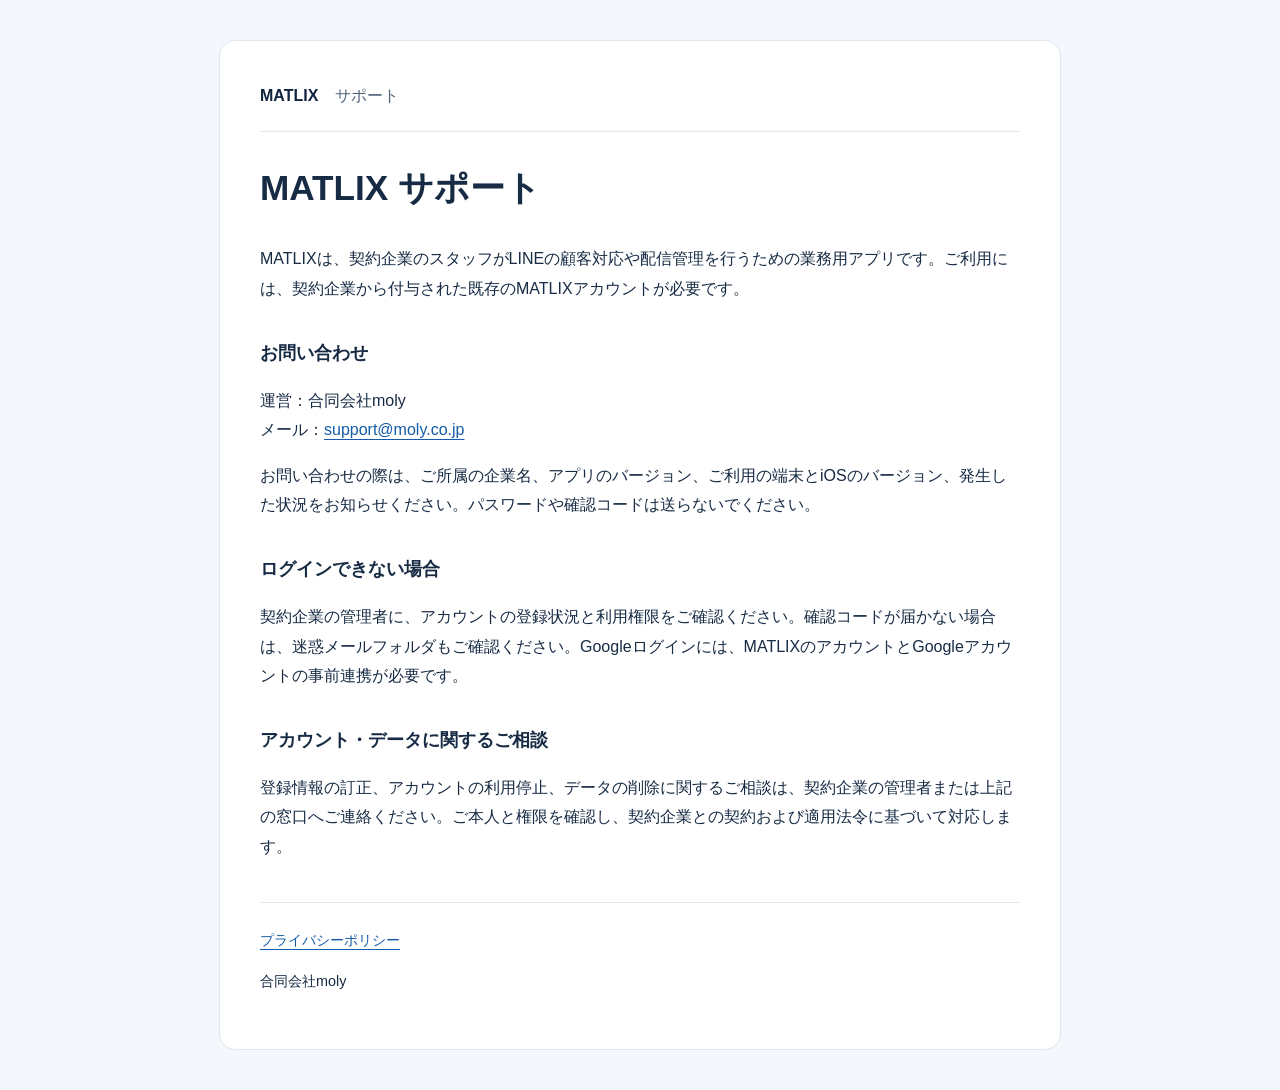
<file: index.html>
<!doctype html>
<html lang="ja">
<meta charset="utf-8">
<meta name="viewport" content="width=device-width,initial-scale=1">
<title>MATLIX サポート</title>
<link rel="stylesheet" href="style.css">
<main>
<nav>MATLIX <span>サポート</span></nav>
<h1>MATLIX サポート</h1>
<p>MATLIXは、契約企業のスタッフがLINEの顧客対応や配信管理を行うための業務用アプリです。ご利用には、契約企業から付与された既存のMATLIXアカウントが必要です。</p>
<h2>お問い合わせ</h2>
<p>運営：合同会社moly<br>メール：<a href="mailto:support@moly.co.jp">support@moly.co.jp</a></p>
<p>お問い合わせの際は、ご所属の企業名、アプリのバージョン、ご利用の端末とiOSのバージョン、発生した状況をお知らせください。パスワードや確認コードは送らないでください。</p>
<h2>ログインできない場合</h2>
<p>契約企業の管理者に、アカウントの登録状況と利用権限をご確認ください。確認コードが届かない場合は、迷惑メールフォルダもご確認ください。Googleログインには、MATLIXのアカウントとGoogleアカウントの事前連携が必要です。</p>
<h2>アカウント・データに関するご相談</h2>
<p>登録情報の訂正、アカウントの利用停止、データの削除に関するご相談は、契約企業の管理者または上記の窓口へご連絡ください。ご本人と権限を確認し、契約企業との契約および適用法令に基づいて対応します。</p>
<footer><a href="privacy.html">プライバシーポリシー</a><p>合同会社moly</p></footer>
</main>
</html>
</file>
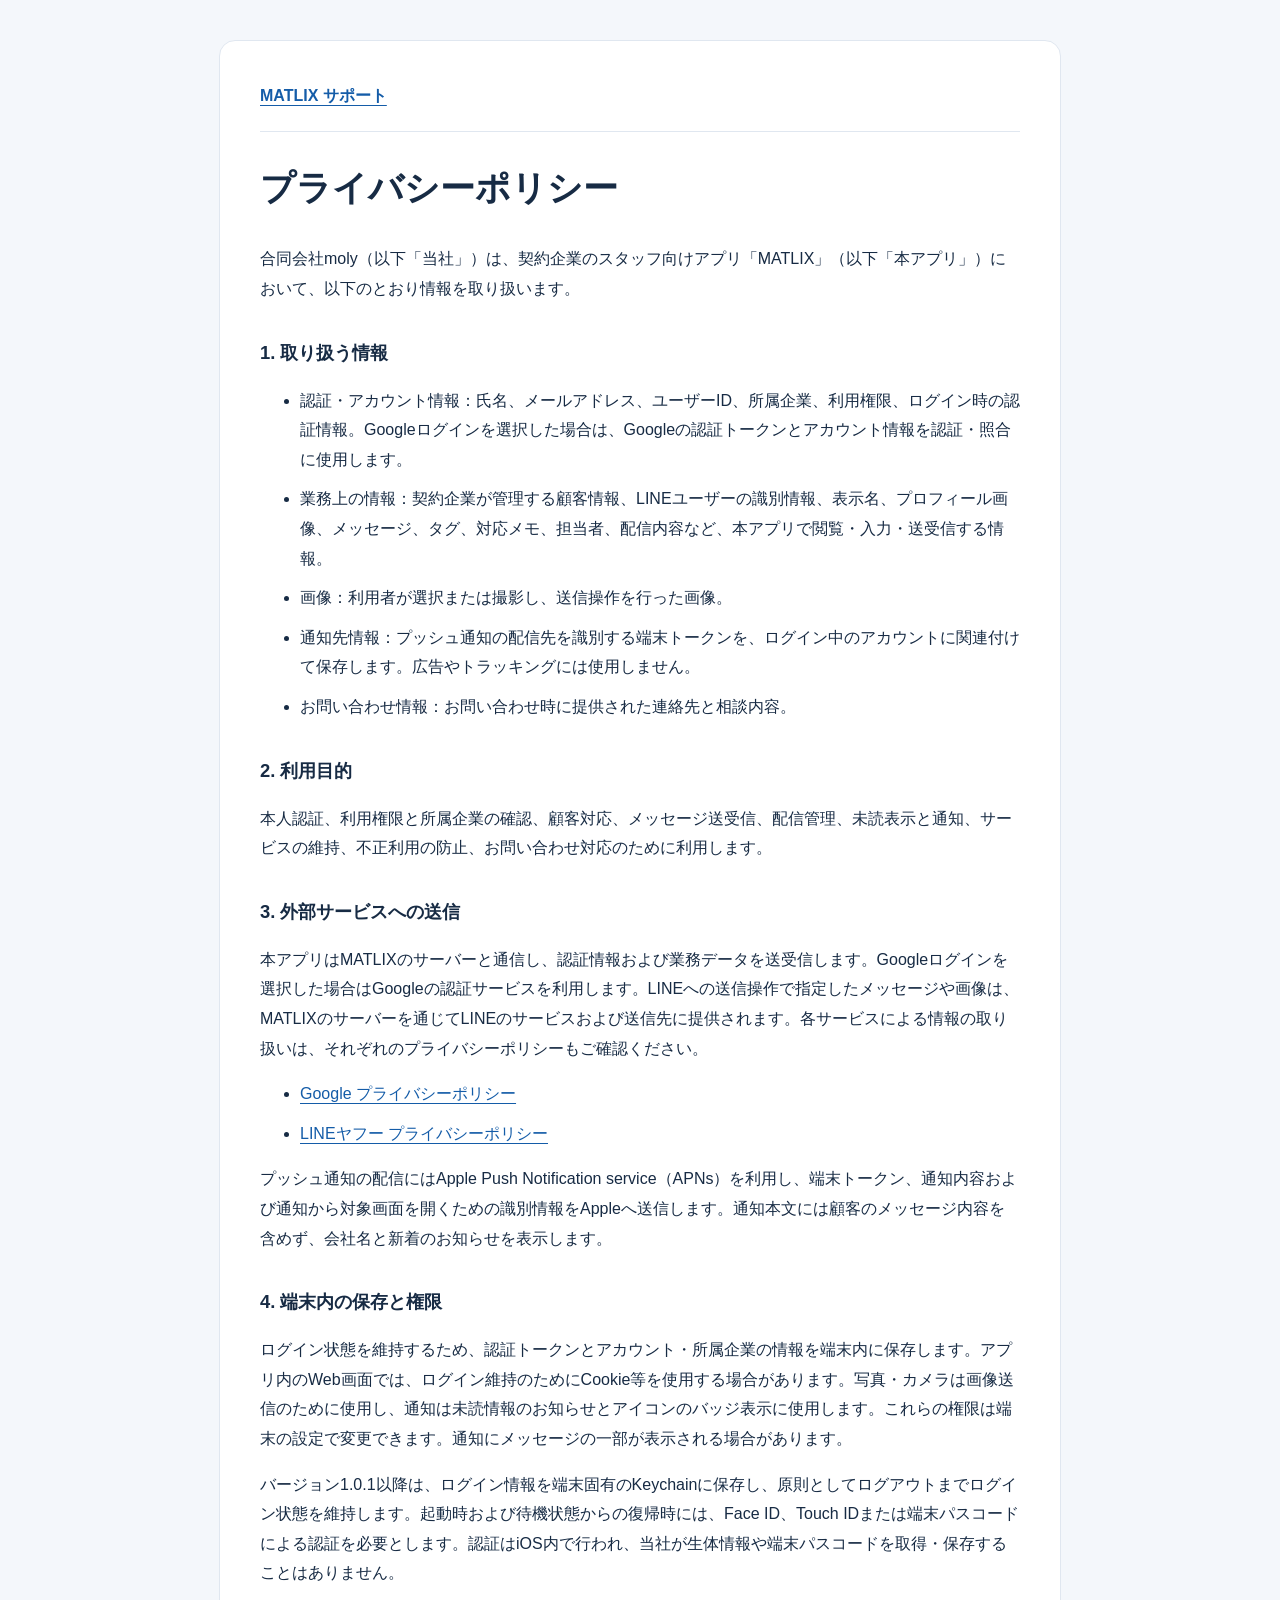
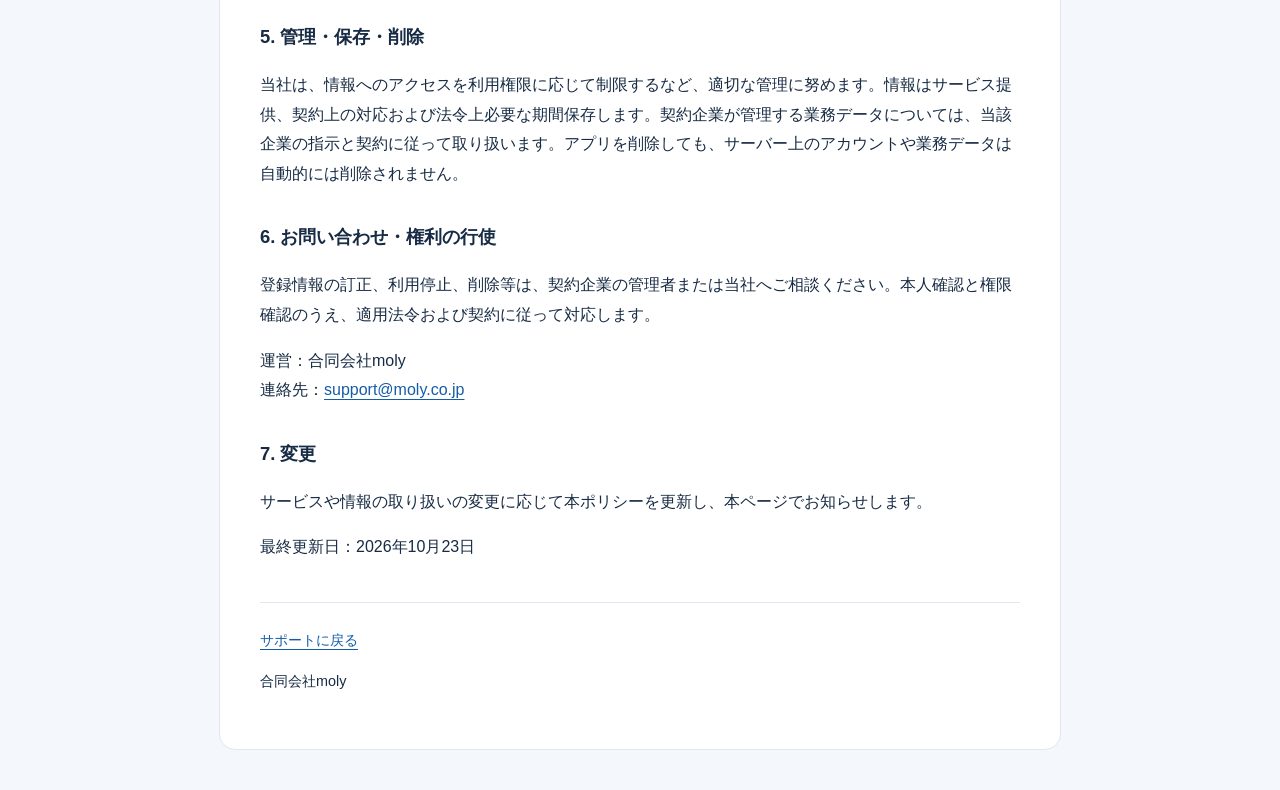
<file: privacy.html>
<!doctype html>
<html lang="ja">
<meta charset="utf-8">
<meta name="viewport" content="width=device-width,initial-scale=1">
<title>MATLIX プライバシーポリシー</title>
<link rel="stylesheet" href="style.css">
<main>
<nav><a href="index.html">MATLIX サポート</a></nav>
<h1>プライバシーポリシー</h1>
<p>合同会社moly（以下「当社」）は、契約企業のスタッフ向けアプリ「MATLIX」（以下「本アプリ」）において、以下のとおり情報を取り扱います。</p>
<h2>1. 取り扱う情報</h2>
<ul>
<li>認証・アカウント情報：氏名、メールアドレス、ユーザーID、所属企業、利用権限、ログイン時の認証情報。Googleログインを選択した場合は、Googleの認証トークンとアカウント情報を認証・照合に使用します。</li>
<li>業務上の情報：契約企業が管理する顧客情報、LINEユーザーの識別情報、表示名、プロフィール画像、メッセージ、タグ、対応メモ、担当者、配信内容など、本アプリで閲覧・入力・送受信する情報。</li>
<li>画像：利用者が選択または撮影し、送信操作を行った画像。</li>
<li>通知先情報：プッシュ通知の配信先を識別する端末トークンを、ログイン中のアカウントに関連付けて保存します。広告やトラッキングには使用しません。</li>
<li>お問い合わせ情報：お問い合わせ時に提供された連絡先と相談内容。</li>
</ul>
<h2>2. 利用目的</h2>
<p>本人認証、利用権限と所属企業の確認、顧客対応、メッセージ送受信、配信管理、未読表示と通知、サービスの維持、不正利用の防止、お問い合わせ対応のために利用します。</p>
<h2>3. 外部サービスへの送信</h2>
<p>本アプリはMATLIXのサーバーと通信し、認証情報および業務データを送受信します。Googleログインを選択した場合はGoogleの認証サービスを利用します。LINEへの送信操作で指定したメッセージや画像は、MATLIXのサーバーを通じてLINEのサービスおよび送信先に提供されます。各サービスによる情報の取り扱いは、それぞれのプライバシーポリシーもご確認ください。</p>
<ul><li><a href="https://policies.google.com/privacy">Google プライバシーポリシー</a></li><li><a href="https://www.lycorp.co.jp/ja/company/privacypolicy/">LINEヤフー プライバシーポリシー</a></li></ul>
<p>プッシュ通知の配信にはApple Push Notification service（APNs）を利用し、端末トークン、通知内容および通知から対象画面を開くための識別情報をAppleへ送信します。通知本文には顧客のメッセージ内容を含めず、会社名と新着のお知らせを表示します。</p>
<h2>4. 端末内の保存と権限</h2>
<p>ログイン状態を維持するため、認証トークンとアカウント・所属企業の情報を端末内に保存します。アプリ内のWeb画面では、ログイン維持のためにCookie等を使用する場合があります。写真・カメラは画像送信のために使用し、通知は未読情報のお知らせとアイコンのバッジ表示に使用します。これらの権限は端末の設定で変更できます。通知にメッセージの一部が表示される場合があります。</p>
<p>バージョン1.0.1以降は、ログイン情報を端末固有のKeychainに保存し、原則としてログアウトまでログイン状態を維持します。起動時および待機状態からの復帰時には、Face ID、Touch IDまたは端末パスコードによる認証を必要とします。認証はiOS内で行われ、当社が生体情報や端末パスコードを取得・保存することはありません。</p>
<h2>5. 管理・保存・削除</h2>
<p>当社は、情報へのアクセスを利用権限に応じて制限するなど、適切な管理に努めます。情報はサービス提供、契約上の対応および法令上必要な期間保存します。契約企業が管理する業務データについては、当該企業の指示と契約に従って取り扱います。アプリを削除しても、サーバー上のアカウントや業務データは自動的には削除されません。</p>
<h2>6. お問い合わせ・権利の行使</h2>
<p>登録情報の訂正、利用停止、削除等は、契約企業の管理者または当社へご相談ください。本人確認と権限確認のうえ、適用法令および契約に従って対応します。</p>
<p>運営：合同会社moly<br>連絡先：<a href="mailto:support@moly.co.jp">support@moly.co.jp</a></p>
<h2>7. 変更</h2>
<p>サービスや情報の取り扱いの変更に応じて本ポリシーを更新し、本ページでお知らせします。</p>
<p>最終更新日：2026年10月23日</p>
<footer><a href="index.html">サポートに戻る</a><p>合同会社moly</p></footer>
</main>
</html>
</file>
<file: style.css>
:root{font-family:-apple-system,BlinkMacSystemFont,"Helvetica Neue","Noto Sans JP",sans-serif;color:#172b44;background:#f4f7fb;line-height:1.85}body{margin:0}main{max-width:760px;margin:40px auto;padding:40px;background:white;border:1px solid #e0e7f0;border-radius:16px}nav{font-weight:700;color:#10233f;border-bottom:1px solid #e0e7f0;padding-bottom:20px}nav span{font-weight:400;margin-left:12px;color:#52657b}h1{font-size:clamp(1.7rem,5vw,2.2rem);line-height:1.5;margin:30px 0}h2{font-size:1.15rem;margin-top:32px}a{color:#145ca8;text-underline-offset:4px}li{margin:10px 0}footer{margin-top:40px;border-top:1px solid #e0e7f0;padding-top:24px;font-size:.9rem}a:focus-visible{outline:3px solid #145ca8;outline-offset:4px}@media(max-width:600px){main{margin:0;padding:24px;border:0;border-radius:0}ul{padding-left:24px}}
</file>
